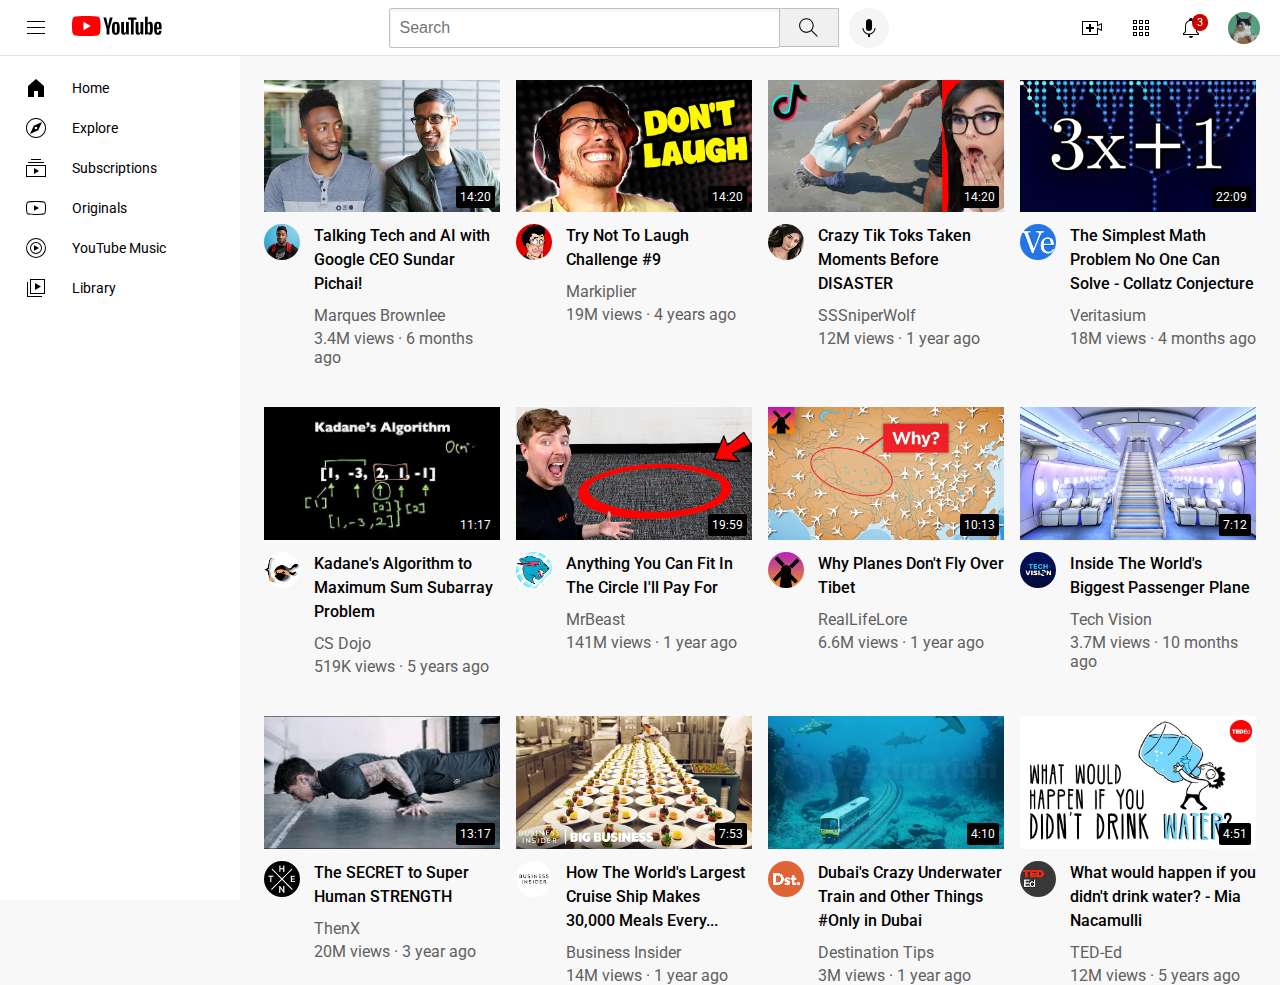
<file: index.html>
<!DOCTYPE html>
<html>
  <head>
    <title>Youtube.com Clone</title>
    
    <link rel="preconnect" href="https://fonts.googleapis.com">
    <link rel="preconnect" href="https://fonts.gstatic.com" crossorigin>
    <link href="https://fonts.googleapis.com/css2?family=Roboto:ital,wdth,wght@0,75..100,100..900;1,75..100,100..900&display=swap" rel="stylesheet">
    
    <link rel="stylesheet" href="styles/general.css">
    <link rel="stylesheet" href="styles/header.css">
    <link rel="stylesheet" href="styles/video.css">
    <link rel="stylesheet" href="styles/sidebar.css">
  </head>
  <body>
    <header class="header">
      <div class="left-section">
        <img class="hamburger-menu" src="icons/hamburger-menu.svg">
        <a target="_blank" href="https://www.youtube.com/">
          <img class="youtube-logo" src="icons/youtube-logo.svg">
        </a>
      </div>

      <div class= "middle-section">
        <input class="search-bar" type="text" placeholder="Search">
        <button class="search-button">
          <img class="search-icon" src="icons/search.svg">
          <div class="tooltip">Search</div>
        </button>
        <!-- Put position absolute inside position relative -->
        <button class="voice-search-button">
          <img class="voice-search-icon" src="icons/voice-search-icon.svg">
          <div class="tooltip">Search with your voice</div>
        </button>

      </div>

      <div class= "right-section">
        <div class="upload-icon-container">
          <img class="upload-icon" src="icons/upload.svg">
          <div class="tooltip">Create</div>
        </div>
        <div class="youtube-apps-icon-container">
          <img class="youtube-apps-icon" src="icons/youtube-apps.svg">
          <div class="tooltip">YouTube apps</div>
        </div>
        <div class="notifications-icon-container">
          <img class="notifications-icon" src="icons/notifications.svg">
          <div class="tooltip">Notifications</div>
          <div class="notifications-count">3</div>
        </div>
        <img class="current-user-picture" src="channel-pictures/cat.jpg">
      </div>
    </header>

    <nav class="sidebar">
      <div class="sidebar-link">
        <img src="icons/home.svg">
        <div>Home</div>
      </div>
      <div class="sidebar-link">
        <img src="icons/explore.svg">
        <div>Explore</div>
      </div>
      <div class="sidebar-link">
        <img src="icons/subscriptions.svg">
        <div>Subscriptions</div>
      </div>
      <div class="sidebar-link">
        <img src="icons/originals.svg">
        <div>Originals</div>
      </div>
      <div class="sidebar-link">
        <img src="icons/youtube-music.svg">
        <div>YouTube Music</div>
      </div>
      <div class="sidebar-link">
        <img src="icons/library.svg">
        <div>Library</div>
      </div>
    </nav>

    <main>
      <section class="video-grid">
        <div class="video-preview">
          <div class="thumbnail-row">
            <a target="_blank" href="https://www.youtube.com/watch?v=n2RNcPRtAiY">
              <img  class="thumbnail" src="thumbnails/thumbnail-1.webp">
            </a>
            <div class="video-time">14:20</div>
          </div>

          <div class="video-info-grid">
            <div class="channel-picture">
              <div class="profile-picture-container">
                <a target="_blank" href="https://www.youtube.com/c/mkbhd">
                  <img class="profile-picture" src="channel-pictures/channel-1.jpeg">
                </a>
                
                <div class="channel-tooltip">
                  <a target="_blank" href="https://www.youtube.com/c/mkbhd">
                    <img class="channel-tooltip-picture" src="channel-pictures/channel-1.jpeg">
                  </a>
                  <div>
                    <a target="_blank" href="https://www.youtube.com/c/mkbhd">
                      <div class="channel-tooltip-name">
                        Marques Brownlee
                      </div>
                    </a>
                    <div class="channel-tooltip-stats">
                      15M subscribers
                    </div>
                  </div>
                </div>
              </div>
            </div>
            
            <div class="video-info">
              <p class="video-title">
                Talking Tech and AI with Google CEO Sundar Pichai!
              </p>
              <a target="_blank" href="https://www.youtube.com/c/mkbhd">
                <p class="video-author">
                  Marques Brownlee
                </p>
              </a>
              <p class="video-stats">
                3.4M views &#183; 6 months ago
              </p>
            </div>
          </div>
        </div>

        <div class="video-preview">
          <div class="thumbnail-row">
            <a target="_blank" href="https://www.youtube.com/watch?v=mP0RAo9SKZkY">
              <img  class="thumbnail" src="thumbnails/thumbnail-2.webp">
            </a>
            <div class="video-time">14:20</div>
          </div>

          <div class="video-info-grid">
            <div class="channel-picture">
              <div class="profile-picture-container">
                <a target="_blank" href="https://www.youtube.com/c/markiplier">
                  <img class="profile-picture" src="channel-pictures/channel-2.jpeg">
                </a>
                
                <div class="channel-tooltip">
                  <a target="_blank" href="https://www.youtube.com/c/markiplier">
                    <img class="channel-tooltip-picture" src="channel-pictures/channel-2.jpeg">
                  </a>
                  <div>
                    <a target="_blank" href="https://www.youtube.com/c/markiplier">
                      <div class="channel-tooltip-name">
                        Markiplier
                      </div>
                    </a>
                    <div class="channel-tooltip-stats">
                      35M subscribers
                    </div>
                  </div>
                </div>
              </div>
            </div>
            
            <div class="video-info">
              <p class="video-title">
                Try Not To Laugh Challenge #9
              </p>
              <a target="_blank" href="https://www.youtube.com/c/markiplier">
                <p class="video-author">
                  Markiplier
                </p>
              </a>
              <p class="video-stats">
                19M views &#183; 4 years ago
              </p>
            </div>
          </div>
        </div>

        <div class="video-preview">
          <div class="thumbnail-row">
            <a target="_blank" href="https://www.youtube.com/watch?v=FgjPQQeTh1w">
              <img  class="thumbnail" src="thumbnails/thumbnail-3.webp">
            </a>
            <div class="video-time">14:20</div>
          </div>

          <div class="video-info-grid">
            <div class="channel-picture">
              <div class="profile-picture-container">
                <a target="_blank" href="https://www.youtube.com/user/SSSniperWolf">
                  <img class="profile-picture" src="channel-pictures/channel-3.jpeg">
                </a>
                
                <div class="channel-tooltip">
                  <a target="_blank" href="https://www.youtube.com/user/SSSniperWolf">
                    <img class="channel-tooltip-picture" src="channel-pictures/channel-3.jpeg">
                  </a>
                  <div>
                    <a target="_blank" href="https://www.youtube.com/user/SSSniperWolf">
                      <div class="channel-tooltip-name">
                        SSSniperWolf
                      </div>
                    </a>
                    <div class="channel-tooltip-stats">
                      31M subscribers
                    </div>
                  </div>
                </div>
              </div>
            </div>
            
            <div class="video-info">
              <p class="video-title">
                Crazy Tik Toks Taken Moments Before DISASTER
              </p>
              <a target="_blank" href="https://www.youtube.com/user/SSSniperWolf">
                <p class="video-author">
                  SSSniperWolf
                </p>
              </a>
              <p class="video-stats">
                12M views &#183; 1 year ago
              </p>
            </div>
          </div>
        </div>

          <div class="video-preview">
            <div class="thumbnail-row">
              <a target="_blank" href="https://www.youtube.com/watch?v=094y1Z2wpJg">
                <img class="thumbnail" src="thumbnails/thumbnail-4.webp">
              </a>
              <div class="video-time">22:09</div>
            </div>
            
            <div class="video-info-grid">
              <div class="channel-picture">
                <div class="profile-picture-container">
                  <a target="_blank" href="https://www.youtube.com/c/veritasium">
                    <img class="profile-picture" src="channel-pictures/channel-4.jpeg">
                  </a>
                  
                  <div class="channel-tooltip">
                    <a target="_blank" href="https://www.youtube.com/c/veritasium">
                      <img class="channel-tooltip-picture" src="channel-pictures/channel-4.jpeg">
                    </a>
                    <div>
                      <a target="_blank" href="https://www.youtube.com/c/veritasium">
                        <div class="channel-tooltip-name">
                          Veritasium
                        </div>
                      </a>
                      <div class="channel-tooltip-stats">
                        14M subscribers
                      </div>
                    </div>
                  </div>
                </div>
              </div>
              <div class="video-info">
                <p class="video-title">
                  The Simplest Math Problem No One Can Solve - Collatz Conjecture
                </p>
                <a target="_blank" href="https://www.youtube.com/c/veritasium">
                  <p class="video-author">
                    Veritasium
                  </p>
                </a>
                <p class="video-stats">
                  18M views &#183; 4 months ago
                </p>
              </div>
            </div>
          </div>

          <div class="video-preview">
            <div class="thumbnail-row">
              <a target="_blank" href="https://www.youtube.com/watch?v=86CQq3pKSUw">
                <img class="thumbnail" src="thumbnails/thumbnail-5.webp">
              </a>
              <div class="video-time">11:17</div>
            </div>
            <div class="video-info-grid">
              <div class="channel-picture">
                <div class="profile-picture-container">
                  <a target="_blank" href="https://www.youtube.com/c/CSDojo">
                    <img class="profile-picture" src="channel-pictures/channel-5.jpeg">
                  </a>
                  
                  <div class="channel-tooltip">
                    <a target="_blank" href="https://www.youtube.com/c/CSDojo">
                      <img class="channel-tooltip-picture" src="channel-pictures/channel-5.jpeg">
                    </a>
                    <div>
                      <a target="_blank" href="https://www.youtube.com/c/CSDojo">
                        <div class="channel-tooltip-name">
                          CS Dojo
                        </div>
                      </a>
                      <div class="channel-tooltip-stats">
                        1.9M subscribers
                      </div>
                    </div>
                  </div>
                </div>
              </div>
              <div class="video-info">
                <p class="video-title">
                  Kadane's Algorithm to Maximum Sum Subarray Problem
                </p>
                <a target="_blank" href="https://www.youtube.com/c/CSDojo">
                  <p class="video-author">
                    CS Dojo
                  </p>
                </a>
                <p class="video-stats">
                  519K views &#183; 5 years ago
                </p>
              </div>
            </div>
          </div>

          <div class="video-preview">
            <div class="thumbnail-row">
              <a target="_blank" href="https://www.youtube.com/watch?v=yXWw0_UfSFg">
                <img class="thumbnail" src="thumbnails/thumbnail-6.webp">
              </a>
              <div class="video-time">19:59</div>
            </div>
            
            <div class="video-info-grid">
              <div class="channel-picture">
                <div class="profile-picture-container">
                  <a target="_blank" href="https://www.youtube.com/channel/UCX6OQ3DkcsbYNE6H8uQQuVA">
                    <img class="profile-picture" src="channel-pictures/channel-6.jpeg">
                  </a>
                  
                  <div class="channel-tooltip">
                    <a target="_blank" href="https://www.youtube.com/channel/UCX6OQ3DkcsbYNE6H8uQQuVA">
                      <img class="channel-tooltip-picture" src="channel-pictures/channel-6.jpeg">
                    </a>
                    <div>
                      <a target="_blank" href="https://www.youtube.com/channel/UCX6OQ3DkcsbYNE6H8uQQuVA">
                        <div class="channel-tooltip-name">
                          MrBeast
                        </div>
                      </a>
                      <div class="channel-tooltip-stats">
                        208M subscribers
                      </div>
                    </div>
                  </div>
                </div>
              </div>
              <div class="video-info">
                <p class="video-title">
                  Anything You Can Fit In The Circle I'll Pay For
                </p>
                <a target="_blank" href="https://www.youtube.com/channel/UCX6OQ3DkcsbYNE6H8uQQuVA">
                  <p class="video-author">
                    MrBeast
                  </p>
                </a>
                <p class="video-stats">
                  141M views &#183; 1 year ago
                </p>
              </div>
            </div>
          </div>

          <div class="video-preview">
            <div class="thumbnail-row">
              <a target="_blank" href="https://www.youtube.com/watch?v=fNVa1qMbF9Y">
                <img  class="thumbnail" src="thumbnails/thumbnail-7.webp">
              </a>
              <div class="video-time">10:13</div>
            </div>
            <div class="video-info-grid">
              <div class="channel-picture">
                <div class="profile-picture-container">
                  <a target="_blank" href="https://www.youtube.com/channel/UCP5tjEmvPItGyLhmjdwP7Ww">
                    <img class="profile-picture" src="channel-pictures/channel-7.jpeg">
                  </a>
                  
                  <div class="channel-tooltip">
                    <a target="_blank" href="https://www.youtube.com/channel/UCP5tjEmvPItGyLhmjdwP7Ww">
                      <img class="channel-tooltip-picture" src="channel-pictures/channel-7.jpeg">
                    </a>
                    <div>
                      <a target="_blank" href="https://www.youtube.com/channel/UCP5tjEmvPItGyLhmjdwP7Ww">
                        <div class="channel-tooltip-name">
                          RealLifeLore
                        </div>
                      </a>
                      <div class="channel-tooltip-stats">
                        6.2M subscribers
                      </div>
                    </div>
                  </div>
                </div>
              </div>
              <div class="video-info">
                <p class="video-title">
                  Why Planes Don't Fly Over Tibet
                </p>
                <a target="_blank" href="https://www.youtube.com/channel/UCP5tjEmvPItGyLhmjdwP7Ww">
                  <p class="video-author">
                    RealLifeLore
                  </p>
                </a>
                <p class="video-stats">
                  6.6M views &#183; 1 year ago
                </p>
              </div>
            </div>
          </div>

          <div class="video-preview">
            <div class="thumbnail-row">
              <a target="_blank" href="https://www.youtube.com/watch?v=lFm4EM1juls">
                <img class="thumbnail" src="thumbnails/thumbnail-8.webp">
              </a>
              <div class="video-time">7:12</div>
            </div>
            
            <div class="video-info-grid">
              <div class="channel-picture">
                <div class="profile-picture-container">
                  <a target="_blank" href="https://www.youtube.com/channel/UCHAK6CyegY22Zj2GWrcaIxg">
                    <img class="profile-picture" src="channel-pictures/channel-8.jpeg">
                  </a>
                  
                  <div class="channel-tooltip">
                    <a target="_blank" href="https://www.youtube.com/channel/UCHAK6CyegY22Zj2GWrcaIxg">
                      <img class="channel-tooltip-picture" src="channel-pictures/channel-8.jpeg">
                    </a>
                    <div>
                      <a target="_blank" href="https://www.youtube.com/channel/UCHAK6CyegY22Zj2GWrcaIxg">
                        <div class="channel-tooltip-name">
                          Tech Vision
                        </div>
                      </a>
                      <div class="channel-tooltip-stats">
                        8.5M subscribers
                      </div>
                    </div>
                  </div>
                </div>
              </div>
              <div class="video-info">
                <p class="video-title">
                  Inside The World's Biggest Passenger Plane
                </p>
                <a target="_blank" href="https://www.youtube.com/channel/UCHAK6CyegY22Zj2GWrcaIxg">
                  <p class="video-author">
                    Tech Vision
                  </p>
                </a>
                <p class="video-stats">
                  3.7M views &#183; 10 months ago
                </p>
              </div>
            </div>
          </div>

          <div class="video-preview">
            <div class="thumbnail-row">
              <a target="_blank" href="https://www.youtube.com/watch?v=ixmxOlcrlUc">
                <img class="thumbnail" src="thumbnails/thumbnail-9.webp">
              </a>
              <div class="video-time">13:17</div>
            </div>
            <div class="video-info-grid">
              <div class="channel-picture">
                <div class="profile-picture-container">
                  <a target="_blank" href="https://www.youtube.com/c/OFFICIALTHENXSTUDIOS">
                    <img class="profile-picture" src="channel-pictures/channel-9.jpeg">
                  </a>
                  
                  <div class="channel-tooltip">
                    <a target="_blank" href="https://www.youtube.com/c/OFFICIALTHENXSTUDIOS">
                      <img class="channel-tooltip-picture" src="channel-pictures/channel-9.jpeg">
                    </a>
                    <div>
                      <a target="_blank" href="https://www.youtube.com/c/OFFICIALTHENXSTUDIOS">
                        <div class="channel-tooltip-name">
                          ThenX
                        </div>
                      </a>
                      <div class="channel-tooltip-stats">
                        7.6M subscribers
                      </div>
                    </div>
                  </div>
                </div>
              </div>
              <div class="video-info">
                <p class="video-title">
                  The SECRET to Super Human STRENGTH
                </p>
                <a target="_blank" href="https://www.youtube.com/c/OFFICIALTHENXSTUDIOS">
                  <p class="video-author">
                    ThenX
                  </p>
                </a>
                <p class="video-stats">
                  20M views &#183; 3 year ago
                </p>
              </div>
            </div>
          </div>

          <div class="video-preview">
            <div class="thumbnail-row">
              <a target="_blank" href="https://www.youtube.com/watch?v=R2vXbFp5C9o">
                <img class="thumbnail" src="thumbnails/thumbnail-10.webp">
              </a>
              <div class="video-time">7:53</div>
            </div>
            
            <div class="video-info-grid">
              <div class="channel-picture">
                <div class="profile-picture-container">
                  <a target="_blank" href="https://www.youtube.com/user/businessinsider">
                    <img class="profile-picture" src="channel-pictures/channel-10.jpeg">
                  </a>
                  
                  <div class="channel-tooltip">
                    <a target="_blank" href="https://www.youtube.com/user/businessinsider">
                      <img class="channel-tooltip-picture" src="channel-pictures/channel-10.jpeg">
                    </a>
                    <div>
                      <a target="_blank" href="https://www.youtube.com/user/businessinsider">
                        <div class="channel-tooltip-name">
                          Business Insider
                        </div>
                      </a>
                      <div class="channel-tooltip-stats">
                        8.3M subscribers
                      </div>
                    </div>
                  </div>
                </div>
              </div>
              <div class="video-info">
                <p class="video-title">
                  How The World's Largest Cruise Ship Makes 30,000 Meals Every...
                </p>
                <a target="_blank" href="https://www.youtube.com/user/businessinsider">
                  <p class="video-author">
                    Business Insider
                  </p>
                </a>
                <p class="video-stats">
                  14M views &#183; 1 year ago
                </p>
              </div>
            </div>
          </div>

          <div class="video-preview">
            <div class="thumbnail-row">
              <a target="_blank" href="https://www.youtube.com/watch?v=0nZuYyXET3s">
                <img class="thumbnail" src="thumbnails/thumbnail-11.webp">
              </a>
              <div class="video-time">4:10</div>
            </div>
            <div class="video-info-grid">
              <div class="channel-picture">
                <div class="profile-picture-container">
                  <a target="_blank" href="https://www.youtube.com/c/Destinationtips">
                    <img class="profile-picture" src="channel-pictures/channel-11.jpeg">
                  </a>
                  
                  <div class="channel-tooltip">
                    <a target="_blank" href="https://www.youtube.com/c/Destinationtips">
                      <img class="channel-tooltip-picture" src="channel-pictures/channel-11.jpeg">
                    </a>
                    <div>
                      <a target="_blank" href="https://www.youtube.com/c/Destinationtips">
                        <div class="channel-tooltip-name">
                          Destination Tips
                        </div>
                      </a>
                      <div class="channel-tooltip-stats">
                        4.8M subscribers
                      </div>
                    </div>
                  </div>
                </div>
              </div>
              <div class="video-info">
                <p class="video-title">
                  Dubai's Crazy Underwater Train and Other Things #Only in Dubai
                </p>
                <a target="_blank" href="https://www.youtube.com/c/Destinationtips">
                  <p class="video-author">
                    Destination Tips
                  </p>
                </a>
                <p class="video-stats">
                  3M views &#183; 1 year ago
                </p>
              </div>
            </div>
          </div>

          <div class="video-preview">
            <div class="thumbnail-row">
              <a target="_blank" href="https://www.youtube.com/watch?v=9iMGFqMmUFs">
                <img class="thumbnail" src="thumbnails/thumbnail-12.webp">
              </a>
              <div class="video-time">4:51</div>
            </div>
            
            <div class="video-info-grid">
              <div class="channel-picture">
                <div class="profile-picture-container">
                  <a target="_blank" href="https://www.youtube.com/teded">
                    <img class="profile-picture" src="channel-pictures/channel-12.jpeg">
                  </a>
                  
                  <div class="channel-tooltip">
                    <a target="_blank" href="https://www.youtube.com/teded">
                      <img class="channel-tooltip-picture" src="channel-pictures/channel-12.jpeg">
                    </a>
                    <div>
                      <a target="_blank" href="https://www.youtube.com/teded">
                        <div class="channel-tooltip-name">
                          TED-Ed
                        </div>
                      </a>
                      <div class="channel-tooltip-stats">
                        19M subscribers
                      </div>
                    </div>
                  </div>
                </div>
              </div>
              <div class="video-info">
                <p class="video-title">
                  What would happen if you didn't drink water? - Mia Nacamulli
                </p>
                <a target="_blank" href="https://www.youtube.com/teded">
                  <p class="video-author">
                    TED-Ed
                  </p>
                </a>
                <p class="video-stats">
                  12M views &#183; 5 years ago
                </p>
              </div>
            </div>
          </div>
        </section>
      </main>
    </div>
  </body>
</html>
</file>
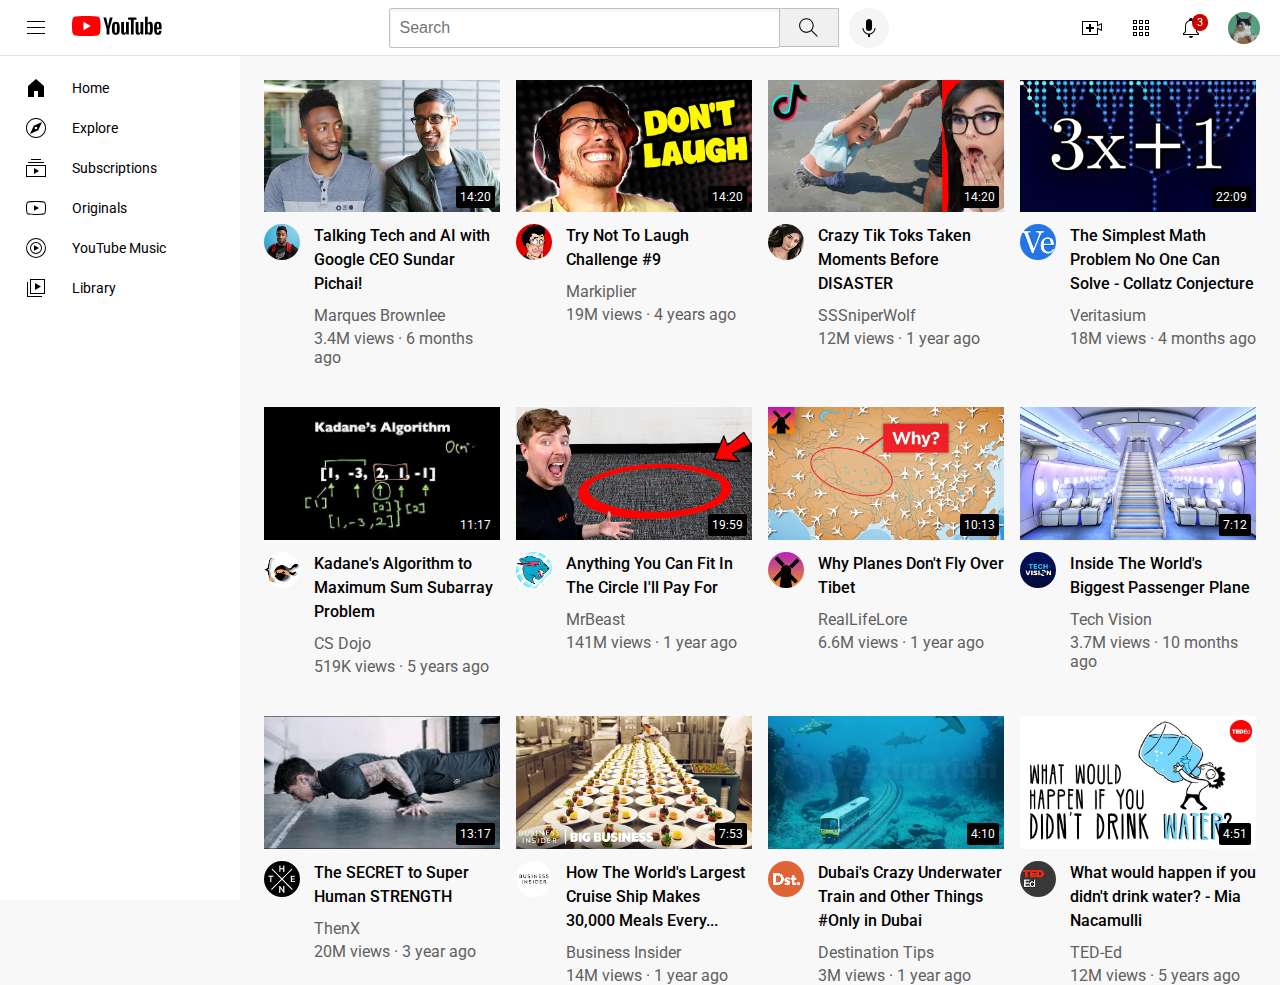
<file: youtube.html>
<!DOCTYPE html>
<html>
  <head>
    <title>Youtube.com Clone</title>
    
    <link rel="preconnect" href="https://fonts.googleapis.com">
    <link rel="preconnect" href="https://fonts.gstatic.com" crossorigin>
    <link href="https://fonts.googleapis.com/css2?family=Roboto:ital,wdth,wght@0,75..100,100..900;1,75..100,100..900&display=swap" rel="stylesheet">
    
    <link rel="stylesheet" href="/styles/general.css">
    <link rel="stylesheet" href="/styles/header.css">
    <link rel="stylesheet" href="/styles/video.css">
    <link rel="stylesheet" href="/styles/sidebar.css">
  </head>
  <body>
    <header class="header">
      <div class="left-section">
        <img class="hamburger-menu" src="icons/hamburger-menu.svg">
        <a target="_blank" href="https://www.youtube.com/">
          <img class="youtube-logo" src="icons/youtube-logo.svg">
        </a>
      </div>

      <div class= "middle-section">
        <input class="search-bar" type="text" placeholder="Search">
        <button class="search-button">
          <img class="search-icon" src="icons/search.svg">
          <div class="tooltip">Search</div>
        </button>
        <!-- Put position absolute inside position relative -->
        <button class="voice-search-button">
          <img class="voice-search-icon" src="icons/voice-search-icon.svg">
          <div class="tooltip">Search with your voice</div>
        </button>

      </div>

      <div class= "right-section">
        <div class="upload-icon-container">
          <img class="upload-icon" src="icons/upload.svg">
          <div class="tooltip">Create</div>
        </div>
        <div class="youtube-apps-icon-container">
          <img class="youtube-apps-icon" src="icons/youtube-apps.svg">
          <div class="tooltip">YouTube apps</div>
        </div>
        <div class="notifications-icon-container">
          <img class="notifications-icon" src="icons/notifications.svg">
          <div class="tooltip">Notifications</div>
          <div class="notifications-count">3</div>
        </div>
        <img class="current-user-picture" src="channel-pictures/cat.jpg">
      </div>
    </header>

    <nav class="sidebar">
      <div class="sidebar-link">
        <img src="icons/home.svg">
        <div>Home</div>
      </div>
      <div class="sidebar-link">
        <img src="icons/explore.svg">
        <div>Explore</div>
      </div>
      <div class="sidebar-link">
        <img src="icons/subscriptions.svg">
        <div>Subscriptions</div>
      </div>
      <div class="sidebar-link">
        <img src="icons/originals.svg">
        <div>Originals</div>
      </div>
      <div class="sidebar-link">
        <img src="icons/youtube-music.svg">
        <div>YouTube Music</div>
      </div>
      <div class="sidebar-link">
        <img src="icons/library.svg">
        <div>Library</div>
      </div>
    </nav>

    <main>
      <section class="video-grid">
        <div class="video-preview">
          <div class="thumbnail-row">
            <a target="_blank" href="https://www.youtube.com/watch?v=n2RNcPRtAiY">
              <img  class="thumbnail" src="thumbnails/thumbnail-1.webp">
            </a>
            <div class="video-time">14:20</div>
          </div>

          <div class="video-info-grid">
            <div class="channel-picture">
              <div class="profile-picture-container">
                <a target="_blank" href="https://www.youtube.com/c/mkbhd">
                  <img class="profile-picture" src="channel-pictures/channel-1.jpeg">
                </a>
                
                <div class="channel-tooltip">
                  <a target="_blank" href="https://www.youtube.com/c/mkbhd">
                    <img class="channel-tooltip-picture" src="channel-pictures/channel-1.jpeg">
                  </a>
                  <div>
                    <a target="_blank" href="https://www.youtube.com/c/mkbhd">
                      <div class="channel-tooltip-name">
                        Marques Brownlee
                      </div>
                    </a>
                    <div class="channel-tooltip-stats">
                      15M subscribers
                    </div>
                  </div>
                </div>
              </div>
            </div>
            
            <div class="video-info">
              <p class="video-title">
                Talking Tech and AI with Google CEO Sundar Pichai!
              </p>
              <a target="_blank" href="https://www.youtube.com/c/mkbhd">
                <p class="video-author">
                  Marques Brownlee
                </p>
              </a>
              <p class="video-stats">
                3.4M views &#183; 6 months ago
              </p>
            </div>
          </div>
        </div>

        <div class="video-preview">
          <div class="thumbnail-row">
            <a target="_blank" href="https://www.youtube.com/watch?v=mP0RAo9SKZkY">
              <img  class="thumbnail" src="thumbnails/thumbnail-2.webp">
            </a>
            <div class="video-time">14:20</div>
          </div>

          <div class="video-info-grid">
            <div class="channel-picture">
              <div class="profile-picture-container">
                <a target="_blank" href="https://www.youtube.com/c/markiplier">
                  <img class="profile-picture" src="channel-pictures/channel-2.jpeg">
                </a>
                
                <div class="channel-tooltip">
                  <a target="_blank" href="https://www.youtube.com/c/markiplier">
                    <img class="channel-tooltip-picture" src="channel-pictures/channel-2.jpeg">
                  </a>
                  <div>
                    <a target="_blank" href="https://www.youtube.com/c/markiplier">
                      <div class="channel-tooltip-name">
                        Markiplier
                      </div>
                    </a>
                    <div class="channel-tooltip-stats">
                      35M subscribers
                    </div>
                  </div>
                </div>
              </div>
            </div>
            
            <div class="video-info">
              <p class="video-title">
                Try Not To Laugh Challenge #9
              </p>
              <a target="_blank" href="https://www.youtube.com/c/markiplier">
                <p class="video-author">
                  Markiplier
                </p>
              </a>
              <p class="video-stats">
                19M views &#183; 4 years ago
              </p>
            </div>
          </div>
        </div>

        <div class="video-preview">
          <div class="thumbnail-row">
            <a target="_blank" href="https://www.youtube.com/watch?v=FgjPQQeTh1w">
              <img  class="thumbnail" src="thumbnails/thumbnail-3.webp">
            </a>
            <div class="video-time">14:20</div>
          </div>

          <div class="video-info-grid">
            <div class="channel-picture">
              <div class="profile-picture-container">
                <a target="_blank" href="https://www.youtube.com/user/SSSniperWolf">
                  <img class="profile-picture" src="channel-pictures/channel-3.jpeg">
                </a>
                
                <div class="channel-tooltip">
                  <a target="_blank" href="https://www.youtube.com/user/SSSniperWolf">
                    <img class="channel-tooltip-picture" src="channel-pictures/channel-3.jpeg">
                  </a>
                  <div>
                    <a target="_blank" href="https://www.youtube.com/user/SSSniperWolf">
                      <div class="channel-tooltip-name">
                        SSSniperWolf
                      </div>
                    </a>
                    <div class="channel-tooltip-stats">
                      31M subscribers
                    </div>
                  </div>
                </div>
              </div>
            </div>
            
            <div class="video-info">
              <p class="video-title">
                Crazy Tik Toks Taken Moments Before DISASTER
              </p>
              <a target="_blank" href="https://www.youtube.com/user/SSSniperWolf">
                <p class="video-author">
                  SSSniperWolf
                </p>
              </a>
              <p class="video-stats">
                12M views &#183; 1 year ago
              </p>
            </div>
          </div>
        </div>

          <div class="video-preview">
            <div class="thumbnail-row">
              <a target="_blank" href="https://www.youtube.com/watch?v=094y1Z2wpJg">
                <img class="thumbnail" src="thumbnails/thumbnail-4.webp">
              </a>
              <div class="video-time">22:09</div>
            </div>
            
            <div class="video-info-grid">
              <div class="channel-picture">
                <div class="profile-picture-container">
                  <a target="_blank" href="https://www.youtube.com/c/veritasium">
                    <img class="profile-picture" src="channel-pictures/channel-4.jpeg">
                  </a>
                  
                  <div class="channel-tooltip">
                    <a target="_blank" href="https://www.youtube.com/c/veritasium">
                      <img class="channel-tooltip-picture" src="channel-pictures/channel-4.jpeg">
                    </a>
                    <div>
                      <a target="_blank" href="https://www.youtube.com/c/veritasium">
                        <div class="channel-tooltip-name">
                          Veritasium
                        </div>
                      </a>
                      <div class="channel-tooltip-stats">
                        14M subscribers
                      </div>
                    </div>
                  </div>
                </div>
              </div>
              <div class="video-info">
                <p class="video-title">
                  The Simplest Math Problem No One Can Solve - Collatz Conjecture
                </p>
                <a target="_blank" href="https://www.youtube.com/c/veritasium">
                  <p class="video-author">
                    Veritasium
                  </p>
                </a>
                <p class="video-stats">
                  18M views &#183; 4 months ago
                </p>
              </div>
            </div>
          </div>

          <div class="video-preview">
            <div class="thumbnail-row">
              <a target="_blank" href="https://www.youtube.com/watch?v=86CQq3pKSUw">
                <img class="thumbnail" src="thumbnails/thumbnail-5.webp">
              </a>
              <div class="video-time">11:17</div>
            </div>
            <div class="video-info-grid">
              <div class="channel-picture">
                <div class="profile-picture-container">
                  <a target="_blank" href="https://www.youtube.com/c/CSDojo">
                    <img class="profile-picture" src="channel-pictures/channel-5.jpeg">
                  </a>
                  
                  <div class="channel-tooltip">
                    <a target="_blank" href="https://www.youtube.com/c/CSDojo">
                      <img class="channel-tooltip-picture" src="channel-pictures/channel-5.jpeg">
                    </a>
                    <div>
                      <a target="_blank" href="https://www.youtube.com/c/CSDojo">
                        <div class="channel-tooltip-name">
                          CS Dojo
                        </div>
                      </a>
                      <div class="channel-tooltip-stats">
                        1.9M subscribers
                      </div>
                    </div>
                  </div>
                </div>
              </div>
              <div class="video-info">
                <p class="video-title">
                  Kadane's Algorithm to Maximum Sum Subarray Problem
                </p>
                <a target="_blank" href="https://www.youtube.com/c/CSDojo">
                  <p class="video-author">
                    CS Dojo
                  </p>
                </a>
                <p class="video-stats">
                  519K views &#183; 5 years ago
                </p>
              </div>
            </div>
          </div>

          <div class="video-preview">
            <div class="thumbnail-row">
              <a target="_blank" href="https://www.youtube.com/watch?v=yXWw0_UfSFg">
                <img class="thumbnail" src="thumbnails/thumbnail-6.webp">
              </a>
              <div class="video-time">19:59</div>
            </div>
            
            <div class="video-info-grid">
              <div class="channel-picture">
                <div class="profile-picture-container">
                  <a target="_blank" href="https://www.youtube.com/channel/UCX6OQ3DkcsbYNE6H8uQQuVA">
                    <img class="profile-picture" src="channel-pictures/channel-6.jpeg">
                  </a>
                  
                  <div class="channel-tooltip">
                    <a target="_blank" href="https://www.youtube.com/channel/UCX6OQ3DkcsbYNE6H8uQQuVA">
                      <img class="channel-tooltip-picture" src="channel-pictures/channel-6.jpeg">
                    </a>
                    <div>
                      <a target="_blank" href="https://www.youtube.com/channel/UCX6OQ3DkcsbYNE6H8uQQuVA">
                        <div class="channel-tooltip-name">
                          MrBeast
                        </div>
                      </a>
                      <div class="channel-tooltip-stats">
                        208M subscribers
                      </div>
                    </div>
                  </div>
                </div>
              </div>
              <div class="video-info">
                <p class="video-title">
                  Anything You Can Fit In The Circle I'll Pay For
                </p>
                <a target="_blank" href="https://www.youtube.com/channel/UCX6OQ3DkcsbYNE6H8uQQuVA">
                  <p class="video-author">
                    MrBeast
                  </p>
                </a>
                <p class="video-stats">
                  141M views &#183; 1 year ago
                </p>
              </div>
            </div>
          </div>

          <div class="video-preview">
            <div class="thumbnail-row">
              <a target="_blank" href="https://www.youtube.com/watch?v=fNVa1qMbF9Y">
                <img  class="thumbnail" src="thumbnails/thumbnail-7.webp">
              </a>
              <div class="video-time">10:13</div>
            </div>
            <div class="video-info-grid">
              <div class="channel-picture">
                <div class="profile-picture-container">
                  <a target="_blank" href="https://www.youtube.com/channel/UCP5tjEmvPItGyLhmjdwP7Ww">
                    <img class="profile-picture" src="channel-pictures/channel-7.jpeg">
                  </a>
                  
                  <div class="channel-tooltip">
                    <a target="_blank" href="https://www.youtube.com/channel/UCP5tjEmvPItGyLhmjdwP7Ww">
                      <img class="channel-tooltip-picture" src="channel-pictures/channel-7.jpeg">
                    </a>
                    <div>
                      <a target="_blank" href="https://www.youtube.com/channel/UCP5tjEmvPItGyLhmjdwP7Ww">
                        <div class="channel-tooltip-name">
                          RealLifeLore
                        </div>
                      </a>
                      <div class="channel-tooltip-stats">
                        6.2M subscribers
                      </div>
                    </div>
                  </div>
                </div>
              </div>
              <div class="video-info">
                <p class="video-title">
                  Why Planes Don't Fly Over Tibet
                </p>
                <a target="_blank" href="https://www.youtube.com/channel/UCP5tjEmvPItGyLhmjdwP7Ww">
                  <p class="video-author">
                    RealLifeLore
                  </p>
                </a>
                <p class="video-stats">
                  6.6M views &#183; 1 year ago
                </p>
              </div>
            </div>
          </div>

          <div class="video-preview">
            <div class="thumbnail-row">
              <a target="_blank" href="https://www.youtube.com/watch?v=lFm4EM1juls">
                <img class="thumbnail" src="thumbnails/thumbnail-8.webp">
              </a>
              <div class="video-time">7:12</div>
            </div>
            
            <div class="video-info-grid">
              <div class="channel-picture">
                <div class="profile-picture-container">
                  <a target="_blank" href="https://www.youtube.com/channel/UCHAK6CyegY22Zj2GWrcaIxg">
                    <img class="profile-picture" src="channel-pictures/channel-8.jpeg">
                  </a>
                  
                  <div class="channel-tooltip">
                    <a target="_blank" href="https://www.youtube.com/channel/UCHAK6CyegY22Zj2GWrcaIxg">
                      <img class="channel-tooltip-picture" src="channel-pictures/channel-8.jpeg">
                    </a>
                    <div>
                      <a target="_blank" href="https://www.youtube.com/channel/UCHAK6CyegY22Zj2GWrcaIxg">
                        <div class="channel-tooltip-name">
                          Tech Vision
                        </div>
                      </a>
                      <div class="channel-tooltip-stats">
                        8.5M subscribers
                      </div>
                    </div>
                  </div>
                </div>
              </div>
              <div class="video-info">
                <p class="video-title">
                  Inside The World's Biggest Passenger Plane
                </p>
                <a target="_blank" href="https://www.youtube.com/channel/UCHAK6CyegY22Zj2GWrcaIxg">
                  <p class="video-author">
                    Tech Vision
                  </p>
                </a>
                <p class="video-stats">
                  3.7M views &#183; 10 months ago
                </p>
              </div>
            </div>
          </div>

          <div class="video-preview">
            <div class="thumbnail-row">
              <a target="_blank" href="https://www.youtube.com/watch?v=ixmxOlcrlUc">
                <img class="thumbnail" src="thumbnails/thumbnail-9.webp">
              </a>
              <div class="video-time">13:17</div>
            </div>
            <div class="video-info-grid">
              <div class="channel-picture">
                <div class="profile-picture-container">
                  <a target="_blank" href="https://www.youtube.com/c/OFFICIALTHENXSTUDIOS">
                    <img class="profile-picture" src="channel-pictures/channel-9.jpeg">
                  </a>
                  
                  <div class="channel-tooltip">
                    <a target="_blank" href="https://www.youtube.com/c/OFFICIALTHENXSTUDIOS">
                      <img class="channel-tooltip-picture" src="channel-pictures/channel-9.jpeg">
                    </a>
                    <div>
                      <a target="_blank" href="https://www.youtube.com/c/OFFICIALTHENXSTUDIOS">
                        <div class="channel-tooltip-name">
                          ThenX
                        </div>
                      </a>
                      <div class="channel-tooltip-stats">
                        7.6M subscribers
                      </div>
                    </div>
                  </div>
                </div>
              </div>
              <div class="video-info">
                <p class="video-title">
                  The SECRET to Super Human STRENGTH
                </p>
                <a target="_blank" href="https://www.youtube.com/c/OFFICIALTHENXSTUDIOS">
                  <p class="video-author">
                    ThenX
                  </p>
                </a>
                <p class="video-stats">
                  20M views &#183; 3 year ago
                </p>
              </div>
            </div>
          </div>

          <div class="video-preview">
            <div class="thumbnail-row">
              <a target="_blank" href="https://www.youtube.com/watch?v=R2vXbFp5C9o">
                <img class="thumbnail" src="thumbnails/thumbnail-10.webp">
              </a>
              <div class="video-time">7:53</div>
            </div>
            
            <div class="video-info-grid">
              <div class="channel-picture">
                <div class="profile-picture-container">
                  <a target="_blank" href="https://www.youtube.com/user/businessinsider">
                    <img class="profile-picture" src="channel-pictures/channel-10.jpeg">
                  </a>
                  
                  <div class="channel-tooltip">
                    <a target="_blank" href="https://www.youtube.com/user/businessinsider">
                      <img class="channel-tooltip-picture" src="channel-pictures/channel-10.jpeg">
                    </a>
                    <div>
                      <a target="_blank" href="https://www.youtube.com/user/businessinsider">
                        <div class="channel-tooltip-name">
                          Business Insider
                        </div>
                      </a>
                      <div class="channel-tooltip-stats">
                        8.3M subscribers
                      </div>
                    </div>
                  </div>
                </div>
              </div>
              <div class="video-info">
                <p class="video-title">
                  How The World's Largest Cruise Ship Makes 30,000 Meals Every...
                </p>
                <a target="_blank" href="https://www.youtube.com/user/businessinsider">
                  <p class="video-author">
                    Business Insider
                  </p>
                </a>
                <p class="video-stats">
                  14M views &#183; 1 year ago
                </p>
              </div>
            </div>
          </div>

          <div class="video-preview">
            <div class="thumbnail-row">
              <a target="_blank" href="https://www.youtube.com/watch?v=0nZuYyXET3s">
                <img class="thumbnail" src="thumbnails/thumbnail-11.webp">
              </a>
              <div class="video-time">4:10</div>
            </div>
            <div class="video-info-grid">
              <div class="channel-picture">
                <div class="profile-picture-container">
                  <a target="_blank" href="https://www.youtube.com/c/Destinationtips">
                    <img class="profile-picture" src="channel-pictures/channel-11.jpeg">
                  </a>
                  
                  <div class="channel-tooltip">
                    <a target="_blank" href="https://www.youtube.com/c/Destinationtips">
                      <img class="channel-tooltip-picture" src="channel-pictures/channel-11.jpeg">
                    </a>
                    <div>
                      <a target="_blank" href="https://www.youtube.com/c/Destinationtips">
                        <div class="channel-tooltip-name">
                          Destination Tips
                        </div>
                      </a>
                      <div class="channel-tooltip-stats">
                        4.8M subscribers
                      </div>
                    </div>
                  </div>
                </div>
              </div>
              <div class="video-info">
                <p class="video-title">
                  Dubai's Crazy Underwater Train and Other Things #Only in Dubai
                </p>
                <a target="_blank" href="https://www.youtube.com/c/Destinationtips">
                  <p class="video-author">
                    Destination Tips
                  </p>
                </a>
                <p class="video-stats">
                  3M views &#183; 1 year ago
                </p>
              </div>
            </div>
          </div>

          <div class="video-preview">
            <div class="thumbnail-row">
              <a target="_blank" href="https://www.youtube.com/watch?v=9iMGFqMmUFs">
                <img class="thumbnail" src="thumbnails/thumbnail-12.webp">
              </a>
              <div class="video-time">4:51</div>
            </div>
            
            <div class="video-info-grid">
              <div class="channel-picture">
                <div class="profile-picture-container">
                  <a target="_blank" href="https://www.youtube.com/teded">
                    <img class="profile-picture" src="channel-pictures/channel-12.jpeg">
                  </a>
                  
                  <div class="channel-tooltip">
                    <a target="_blank" href="https://www.youtube.com/teded">
                      <img class="channel-tooltip-picture" src="channel-pictures/channel-12.jpeg">
                    </a>
                    <div>
                      <a target="_blank" href="https://www.youtube.com/teded">
                        <div class="channel-tooltip-name">
                          TED-Ed
                        </div>
                      </a>
                      <div class="channel-tooltip-stats">
                        19M subscribers
                      </div>
                    </div>
                  </div>
                </div>
              </div>
              <div class="video-info">
                <p class="video-title">
                  What would happen if you didn't drink water? - Mia Nacamulli
                </p>
                <a target="_blank" href="https://www.youtube.com/teded">
                  <p class="video-author">
                    TED-Ed
                  </p>
                </a>
                <p class="video-stats">
                  12M views &#183; 5 years ago
                </p>
              </div>
            </div>
          </div>
        </section>
      </main>
    </div>
  </body>
</html>
</file>
<file: styles/general.css>
p{
  margin-top: 0px;
  margin-bottom: 0px;
}

body{
  /* This style below will be inherited */
  font-family: Roboto, Arial;
  margin: 0;
  padding-top: 80px;
  padding-left: 96px;
  padding-right: 24px;
  background-color: rgb(248, 248, 248);
}

@media (min-width: 1200.1px) {
  body {
    margin-left: 168px;
  }
}
</file>
<file: styles/header.css>
.header{
  height: 55px; 

  display: flex;
  flex-direction: row;
  justify-content: space-between;

  position: fixed;
  top: 0px;
  left: 0px;
  right: 0px;
  z-index: 100;

  background-color: white;
  border-bottom-width: 1px;
  border-bottom-style: solid;
  border-bottom-color: rgb(228, 228, 228)
}

.left-section{
  display: flex;
  align-items: center;
}

.hamburger-menu{
  height: 24px;
  margin-left: 24px;
  margin-right: 24px;
  cursor: pointer;
}
.youtube-logo{
  height: 20px;
  cursor: pointer;
}
.middle-section{
  flex: 1;
  margin-left: 70px;
  margin-right: 35px;
  max-width: 500px;
  display: flex;
  align-items: center;
}

.search-bar{
  flex: 1;
  height: 36px;
  padding-left: 10px;
  font-size: 16px;

  /* border-width: 1px;
  border-style: solid;
  border-color: rgb(192, 192, 192); */
  border: 1px solid rgb(192, 192, 192);

  border-radius: 2px;
  box-shadow: inset 1px 2px 3px rgba(0, 0, 0, 0.05);
  width: 0;
}
.search-bar::placeholder{
  font-size: 16px;
}

.search-button{
  height: 39px;
  width: 60px;
  background-color: rgb(240, 240, 240);
  border-width: 1px;
  border-style: solid;
  border-color: rgb(192, 192, 192);
  margin-left: -1px;
  margin-right: 10px;
  cursor: pointer;
}

.search-button,
.voice-search-button,
.upload-icon-container,
.youtube-apps-icon-container,
.notifications-icon-container {
  display: flex;
  justify-content: center;
  align-items: center;
  position: relative;
}

.search-button .tooltip,
.voice-search-button .tooltip,
.youtube-apps-icon-container .tooltip,
.notifications-icon-container .tooltip,
.upload-icon-container .tooltip {
  position: absolute;
  background-color: gray;
  color: white;
  padding-top: 4px;
  padding-bottom: 4px;
  padding-left: 8px;
  padding-right: 8px;
  border-radius: 2px;
  font-size: 12px;
  bottom: -30px;
  opacity: 0;
  transition: opacity 0.15s;
  pointer-events: none;
  white-space: nowrap;
}
.search-button:hover .tooltip,
.voice-search-button:hover .tooltip,
.youtube-apps-icon-container:hover .tooltip,
.notifications-icon-container:hover .tooltip,
.upload-icon-container:hover .tooltip{
  opacity: 1;
}
.search-icon{
  height: 25px;
}

.voice-search-button{
  height: 40px;
  width: 40px;
  border-radius: 20px;
  border: none;
  background-color: rgb(245, 245, 245);
  cursor: pointer;
}
.voice-search-icon{
  height: 24px;
}
.right-section{
  width: 180px;
  margin-right: 20px;
  display: flex;
  align-items: center;
  justify-content: space-between;
  flex-shrink: 0;
}

.upload-icon{
  height: 24px;
  cursor: pointer;
}
.youtube-apps-icon{
  height: 24px;
  cursor: pointer;
}
.notifications-icon{
  height: 24px;
  cursor: pointer;
}

.notifications-count{
  position: absolute;
  top: -2px;
  right: -5px;
  background-color: rgb(200, 0, 0);
  color: white;
  font-size: 11px;
  padding: 2px 5px;
  border-radius: 10px;
}

.current-user-picture{
  height: 32px;
  width: 32px;
  object-fit: cover;
  border-radius: 16px;
  cursor: pointer;
}
</file>
<file: styles/video.css>
.thumbnail{
  width: 100%;
}

.video-title{
  margin-top: 0;
  font-size: 14px;
  font-weight: 500;
  line-height: 20px;
  margin-bottom: 10px;
}

.video-info-grid {
  display: grid;
  grid-template-columns: 50px 1fr;
}
.video-info{
  z-index: 50;
}
.profile-picture{
  width: 36px;
  border-radius: 50px;
}
.thumbnail-row{
  position: relative;
  margin-bottom: 8px;
}

.video-stats,
.video-author {
  font-size: 12px;
  color: rgb(96, 96, 96);
}

.video-author {
  margin-bottom: 4px;
}

.video-grid{
  display: grid;
  grid-template-columns: 1fr 1fr 1fr;
  column-gap: 16px;
  row-gap: 40px;
}

@media (max-width: 750px) {
  .video-grid {
    grid-template-columns: 1fr 1fr;
  }
}

@media (min-width: 1000px){
  .video-grid{
    grid-template-columns: 1fr 1fr 1fr 1fr;
  }
}

@media (min-width: 751px) and (max-width: 999px){
  .video-grid{
    grid-template-columns: 1fr 1fr 1fr;
  }
}

@media (min-width: 1000px) {
  .video-title{
    font-size: 16px;
    line-height: 24px;
  }
  .video-stats,
  .video-author{
    font-size: 16px;
  }
}

.video-time{
  background-color: black;
  color: white;
  position: absolute;
  bottom: 8px;
  right: 5px;
  font-size: 12px;
  font-weight: 500px;
  padding: 4px;
  border-radius: 2px;
}

.video-info a {
  text-decoration: none;
}

/* Main tooltip container */
.channel-tooltip {
  display: flex;
  justify-content: center;
  align-items: center;
  width: fr;
  z-index: 100;
  background-color: white;
  border-width: 0;
  box-shadow: 0 0 3px rgba(0, 0, 0, 0.5);
  border-radius: 5px;
  padding: 8px 8px;
  margin: 0;
  margin-top: 8px;
  position: absolute;
  
  opacity: 0;
  visibility: hidden;
  transition: opacity 0.3s ease, visibility 0.5s ease;
  transition-delay: 0.1s;
}

/* Hover states */
.profile-picture-container:hover .channel-tooltip {
  opacity: 1;
  visibility: visible;
}

/* Tooltip profile picture */
.channel-tooltip-picture {
  height: 36px;
  width: 36px;
  object-fit: cover;
  border-radius: 18px;
  margin-right: 10px;
}

/* Text container inside tooltip */
.channel-tooltip > div {
  margin: 0px 0px;
}

/* Channel name styling */
.channel-tooltip-name {
  font-weight: bold;
  font-size: 14px;
  text-decoration: none;
  color: black;
}

.channel-tooltip a{
  text-decoration: none;
}

/* Channel stats styling */
.channel-tooltip-stats {
  color: rgb(96, 96, 96);
  font-size: 12px;
}
</file>
<file: styles/sidebar.css>
@media (max-width: 1200px){
  .sidebar{
    position: fixed;
    left: 0;
    bottom: 0;
    top: 55px;
    background-color: white;
    width: 72px;
    padding-top: 5px;
    z-index: 200px;
  }

  .sidebar-link{
    height: 74px;
    display: flex;
    justify-content: center;
    align-items: center;
    flex-direction: column;
    cursor: pointer;
  }

  .sidebar-link:hover{
    background-color: rgb(235, 235, 235);
  }

  .sidebar-link img {
    height: 24px;
    margin-bottom: 4px;
  }

  .sidebar-link div {
    font-size: 10px;
  }
}

@media (min-width: 1200.1px) {
  .sidebar{
    position: fixed;
    left: 0;
    bottom: 0;
    top: 55px;
    background-color: white;
    width: 240px;
    z-index: 200px;
    padding-top: 13px;
  }

  .sidebar-link{
    display: flex;
    align-items: center;
    cursor: pointer;
    padding: 8px 24px
  }
  
  .sidebar-link:hover{
    background-color: rgb(235, 235, 235);
  }
  .sidebar-link img{
    height: 24px;
    margin-right: 24px;
  }

  .sidebar-link div {
    font-family: Roboto, Arial;
    font-size: 14px;
  }

}
</file>
